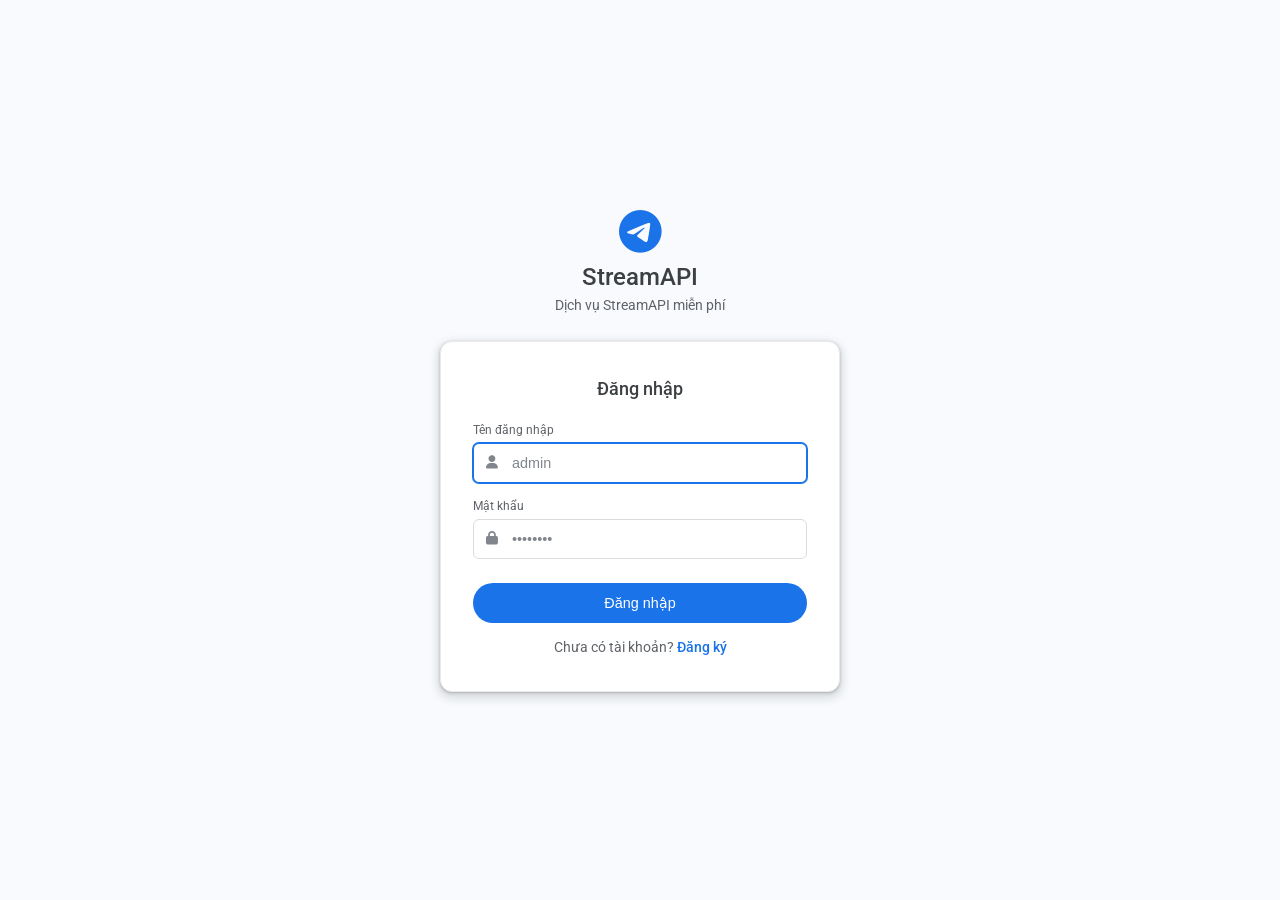
<file: templates/login.html>
<!DOCTYPE html>
<html lang="vi">
<head>
<meta charset="UTF-8">
<meta name="viewport" content="width=device-width, initial-scale=1.0">
<title>Đăng nhập StreamAPI</title>
<link rel="preconnect" href="https://fonts.gstatic.com">
<link href="https://fonts.googleapis.com/css2?family=Google+Sans:wght@400;500;700&family=Roboto:wght@400;500;700&display=swap" rel="stylesheet">
<link rel="stylesheet" href="https://cdnjs.cloudflare.com/ajax/libs/font-awesome/6.5.0/css/all.min.css">
<style>
:root{
  --bg:#ffffff;
  --bg-sidebar:#f8fafd;
  --border:#e8eaed;
  --border-strong:#dadce0;
  --text-primary:#3c4043;
  --text-secondary:#5f6368;
  --text-tertiary:#80868b;
  --blue:#1a73e8;
  --blue-hover:#1765cc;
  --red:#d93025;
  --red-bg:#fce8e6;
  --shadow-1:0 1px 2px 0 rgba(60,64,67,.3), 0 1px 3px 1px rgba(60,64,67,.15);
  --shadow-2:0 1px 3px 0 rgba(60,64,67,.3), 0 4px 8px 3px rgba(60,64,67,.15);
  --font-display:'Google Sans','Roboto',Arial,sans-serif;
  --font-body:'Roboto',Arial,sans-serif;
}
*{box-sizing:border-box}
html,body{margin:0;padding:0}
body{
  background:var(--bg-sidebar);
  color:var(--text-primary);
  font-family:var(--font-body);
  min-height:100vh;
  display:flex;
  align-items:center;
  justify-content:center;
  -webkit-font-smoothing:antialiased;
  padding:16px;
}
.auth-wrap{width:100%;max-width:400px}
.auth-brand{text-align:center;margin-bottom:28px}
.auth-brand i{font-size:2.75rem;color:var(--blue);margin-bottom:10px;display:block}
.auth-brand h1{
  font-family:var(--font-display);
  font-size:1.5rem;
  font-weight:500;
  color:var(--text-primary);
  margin:0;
}
.auth-brand p{font-size:.85rem;color:var(--text-secondary);margin:6px 0 0}

.auth-card{
  background:#fff;
  border:1px solid var(--border);
  border-radius:12px;
  padding:36px 32px;
  box-shadow:var(--shadow-2);
}
.auth-card h2{
  font-family:var(--font-display);
  font-size:1.15rem;
  font-weight:500;
  text-align:center;
  margin:0 0 24px;
  color:var(--text-primary);
}

.error-box{
  background:var(--red-bg);
  border:1px solid #f6c7c3;
  color:var(--red);
  font-size:.85rem;
  border-radius:8px;
  padding:11px 14px;
  margin-bottom:16px;
}

.field{margin-bottom:16px}
.field label{
  font-size:.75rem;
  color:var(--text-secondary);
  display:block;
  margin-bottom:6px;
}
.field-wrap{position:relative}
.field-wrap i{
  position:absolute;left:13px;top:50%;
  transform:translateY(-50%);
  color:var(--text-tertiary);
  font-size:.85rem;
}
.field-wrap input{
  width:100%;
  background:#fff;
  border:1px solid var(--border-strong);
  border-radius:6px;
  padding:11px 14px 11px 38px;
  font-size:.9rem;
  color:var(--text-primary);
  outline:none;
  transition:border-color .15s, box-shadow .15s;
}
.field-wrap input:focus{border-color:var(--blue);box-shadow:0 0 0 1px var(--blue)}
.field-wrap input::placeholder{color:var(--text-tertiary)}

.btn-submit{
  width:100%;
  background:var(--blue);
  color:#fff;
  border:none;
  border-radius:24px;
  padding:12px;
  font-size:.9rem;
  font-weight:500;
  cursor:pointer;
  transition:background .15s;
}
.btn-submit:hover{background:var(--blue-hover)}
.btn-submit:disabled{opacity:.6;cursor:default}
.hidden{display:none !important}
</style>
</head>
<body>
<div class="auth-wrap">
  <div class="auth-brand">
    <i class="fa-brands fa-telegram"></i>
    <h1>StreamAPI</h1>
    <p>Dịch vụ StreamAPI miễn phí</p>
  </div>

  <div class="auth-card">
    <h2>Đăng nhập</h2>

    <div id="errorMsg" class="error-box hidden"></div>

    <div class="field">
      <label>Tên đăng nhập</label>
      <div class="field-wrap">
        <i class="fa fa-user"></i>
        <input id="username" type="text" placeholder="admin" autofocus
          onkeydown="if(event.key==='Enter') login()">
      </div>
    </div>
    <div class="field" style="margin-bottom:24px">
      <label>Mật khẩu</label>
      <div class="field-wrap">
        <i class="fa fa-lock"></i>
        <input id="password" type="password" placeholder="••••••••"
          onkeydown="if(event.key==='Enter') login()">
      </div>
    </div>
    <button onclick="login()" id="loginBtn" class="btn-submit">Đăng nhập</button>
    <div style="text-align:center;margin-top:16px;font-size:.85rem;color:var(--text-secondary)">
      Chưa có tài khoản? <a href="/register" style="color:var(--blue);text-decoration:none;font-weight:500">Đăng ký</a>
    </div>
  </div>
</div>

<script>
async function login() {
  const username = document.getElementById('username').value.trim();
  const password = document.getElementById('password').value;
  const btn = document.getElementById('loginBtn');
  const errEl = document.getElementById('errorMsg');

  if (!username || !password) return;

  btn.disabled = true;
  btn.textContent = 'Đang đăng nhập...';
  errEl.classList.add('hidden');

  try {
    const form = new FormData();
    form.append('username', username);
    form.append('password', password);

    const res = await fetch('/login', { method: 'POST', body: form });
    const data = await res.json();

    if (res.ok) {
      window.location.href = '/';
    } else {
      errEl.textContent = data.error || 'Đăng nhập thất bại';
      errEl.classList.remove('hidden');
    }
  } finally {
    btn.disabled = false;
    btn.textContent = 'Đăng nhập';
  }
}
</script>
</body>
</html>
</file>
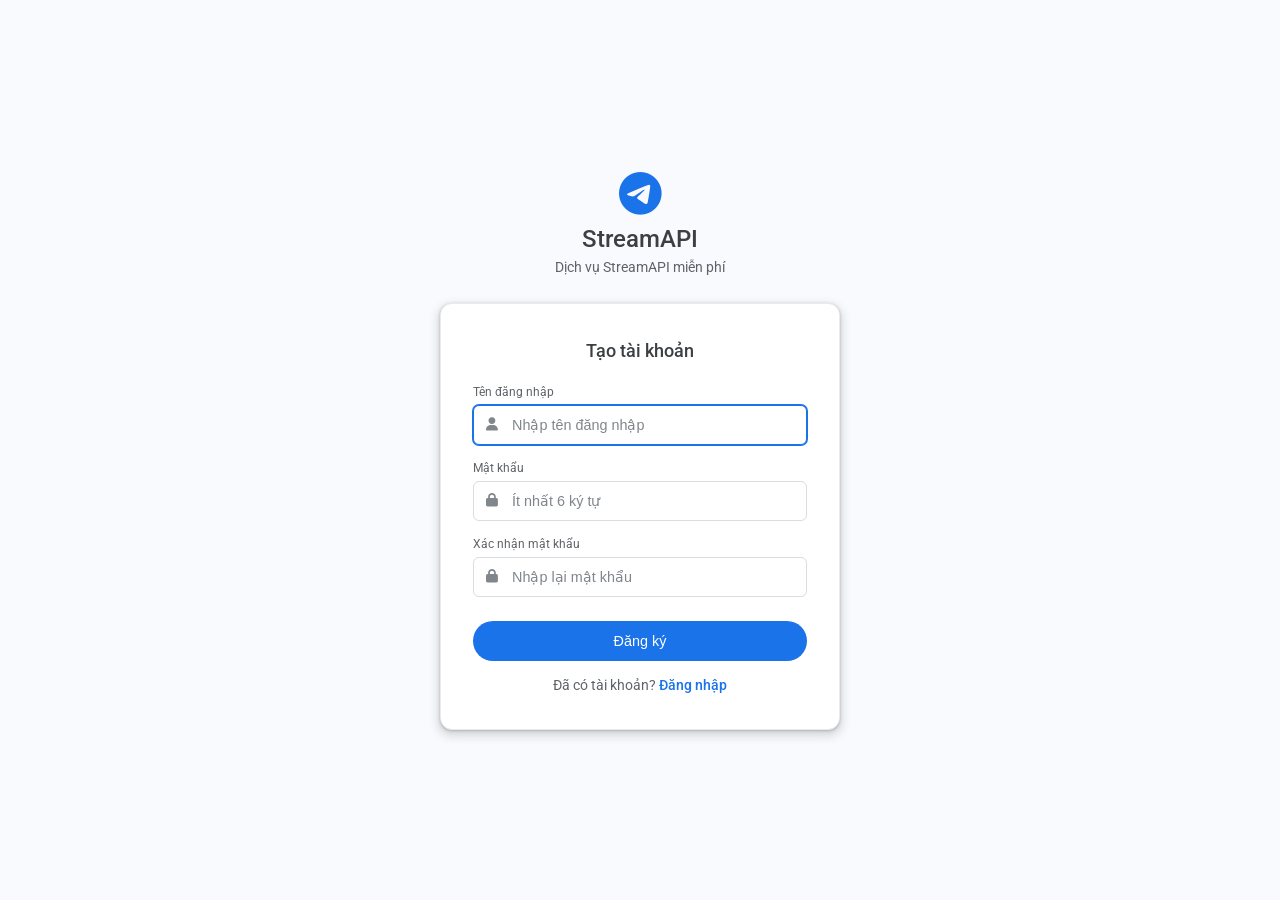
<file: templates/register.html>
<!DOCTYPE html>
<html lang="vi">
<head>
<meta charset="UTF-8">
<meta name="viewport" content="width=device-width, initial-scale=1.0">
<title>Đăng ký StreamAPI</title>
<link rel="preconnect" href="https://fonts.gstatic.com">
<link href="https://fonts.googleapis.com/css2?family=Google+Sans:wght@400;500;700&family=Roboto:wght@400;500;700&display=swap" rel="stylesheet">
<link rel="stylesheet" href="https://cdnjs.cloudflare.com/ajax/libs/font-awesome/6.5.0/css/all.min.css">
<style>
:root{
  --bg:#ffffff;
  --bg-sidebar:#f8fafd;
  --border:#e8eaed;
  --border-strong:#dadce0;
  --text-primary:#3c4043;
  --text-secondary:#5f6368;
  --text-tertiary:#80868b;
  --blue:#1a73e8;
  --blue-hover:#1765cc;
  --red:#d93025;
  --red-bg:#fce8e6;
  --green:#1e8e3e;
  --green-bg:#e6f4ea;
  --shadow-1:0 1px 2px 0 rgba(60,64,67,.3), 0 1px 3px 1px rgba(60,64,67,.15);
  --shadow-2:0 1px 3px 0 rgba(60,64,67,.3), 0 4px 8px 3px rgba(60,64,67,.15);
  --font-display:'Google Sans','Roboto',Arial,sans-serif;
  --font-body:'Roboto',Arial,sans-serif;
}
*{box-sizing:border-box}
html,body{margin:0;padding:0}
body{
  background:var(--bg-sidebar);
  color:var(--text-primary);
  font-family:var(--font-body);
  min-height:100vh;
  display:flex;
  align-items:center;
  justify-content:center;
  -webkit-font-smoothing:antialiased;
  padding:16px;
}
.auth-wrap{width:100%;max-width:400px}
.auth-brand{text-align:center;margin-bottom:28px}
.auth-brand i{font-size:2.75rem;color:var(--blue);margin-bottom:10px;display:block}
.auth-brand h1{
  font-family:var(--font-display);
  font-size:1.5rem;
  font-weight:500;
  color:var(--text-primary);
  margin:0;
}
.auth-brand p{font-size:.85rem;color:var(--text-secondary);margin:6px 0 0}

.auth-card{
  background:#fff;
  border:1px solid var(--border);
  border-radius:12px;
  padding:36px 32px;
  box-shadow:var(--shadow-2);
}
.auth-card h2{
  font-family:var(--font-display);
  font-size:1.15rem;
  font-weight:500;
  text-align:center;
  margin:0 0 24px;
  color:var(--text-primary);
}

.error-box{
  background:var(--red-bg);
  border:1px solid #f6c7c3;
  color:var(--red);
  font-size:.85rem;
  border-radius:8px;
  padding:11px 14px;
  margin-bottom:16px;
}
.success-box{
  background:var(--green-bg);
  border:1px solid #b7dfbf;
  color:var(--green);
  font-size:.85rem;
  border-radius:8px;
  padding:11px 14px;
  margin-bottom:16px;
}

.field{margin-bottom:16px}
.field label{
  font-size:.75rem;
  color:var(--text-secondary);
  display:block;
  margin-bottom:6px;
}
.field-wrap{position:relative}
.field-wrap i{
  position:absolute;left:13px;top:50%;
  transform:translateY(-50%);
  color:var(--text-tertiary);
  font-size:.85rem;
}
.field-wrap input{
  width:100%;
  background:#fff;
  border:1px solid var(--border-strong);
  border-radius:6px;
  padding:11px 14px 11px 38px;
  font-size:.9rem;
  color:var(--text-primary);
  outline:none;
  transition:border-color .15s, box-shadow .15s;
}
.field-wrap input:focus{border-color:var(--blue);box-shadow:0 0 0 1px var(--blue)}
.field-wrap input::placeholder{color:var(--text-tertiary)}

.btn-submit{
  width:100%;
  background:var(--blue);
  color:#fff;
  border:none;
  border-radius:24px;
  padding:12px;
  font-size:.9rem;
  font-weight:500;
  cursor:pointer;
  transition:background .15s;
  margin-bottom:16px;
}
.btn-submit:hover{background:var(--blue-hover)}
.btn-submit:disabled{opacity:.6;cursor:default}

.login-link{
  text-align:center;
  font-size:.85rem;
  color:var(--text-secondary);
}
.login-link a{
  color:var(--blue);
  text-decoration:none;
  font-weight:500;
}
.login-link a:hover{text-decoration:underline}

.hidden{display:none !important}
</style>
</head>
<body>
<div class="auth-wrap">
  <div class="auth-brand">
    <i class="fa-brands fa-telegram"></i>
    <h1>StreamAPI</h1>
    <p>Dịch vụ StreamAPI miễn phí</p>
  </div>

  <div class="auth-card">
    <h2>Tạo tài khoản</h2>

    <div id="errorMsg" class="error-box hidden"></div>
    <div id="successMsg" class="success-box hidden"></div>

    <div class="field">
      <label>Tên đăng nhập</label>
      <div class="field-wrap">
        <i class="fa fa-user"></i>
        <input id="username" type="text" placeholder="Nhập tên đăng nhập" autofocus
          onkeydown="if(event.key==='Enter') register()">
      </div>
    </div>
    <div class="field">
      <label>Mật khẩu</label>
      <div class="field-wrap">
        <i class="fa fa-lock"></i>
        <input id="password" type="password" placeholder="Ít nhất 6 ký tự"
          onkeydown="if(event.key==='Enter') register()">
      </div>
    </div>
    <div class="field" style="margin-bottom:24px">
      <label>Xác nhận mật khẩu</label>
      <div class="field-wrap">
        <i class="fa fa-lock"></i>
        <input id="confirm" type="password" placeholder="Nhập lại mật khẩu"
          onkeydown="if(event.key==='Enter') register()">
      </div>
    </div>

    <button onclick="register()" id="registerBtn" class="btn-submit">Đăng ký</button>
    <div class="login-link">Đã có tài khoản? <a href="/login">Đăng nhập</a></div>
  </div>
</div>

<script>
async function register() {
  const username = document.getElementById('username').value.trim();
  const password = document.getElementById('password').value;
  const confirm  = document.getElementById('confirm').value;
  const btn      = document.getElementById('registerBtn');
  const errEl    = document.getElementById('errorMsg');
  const okEl     = document.getElementById('successMsg');

  errEl.classList.add('hidden');
  okEl.classList.add('hidden');

  if (!username || !password || !confirm) {
    errEl.textContent = 'Vui lòng điền đầy đủ thông tin';
    errEl.classList.remove('hidden');
    return;
  }
  if (password.length < 6) {
    errEl.textContent = 'Mật khẩu phải có ít nhất 6 ký tự';
    errEl.classList.remove('hidden');
    return;
  }
  if (password !== confirm) {
    errEl.textContent = 'Mật khẩu xác nhận không khớp';
    errEl.classList.remove('hidden');
    return;
  }

  btn.disabled = true;
  btn.textContent = 'Đang đăng ký...';

  try {
    const form = new FormData();
    form.append('username', username);
    form.append('password', password);

    const res  = await fetch('/register', { method: 'POST', body: form });
    const data = await res.json();

    if (res.ok) {
      okEl.textContent = 'Đăng ký thành công! Đang chuyển hướng...';
      okEl.classList.remove('hidden');
      setTimeout(() => window.location.href = '/login', 1500);
    } else {
      errEl.textContent = data.error || 'Đăng ký thất bại';
      errEl.classList.remove('hidden');
    }
  } finally {
    btn.disabled = false;
    btn.textContent = 'Đăng ký';
  }
}
</script>
</body>
</html>
</file>
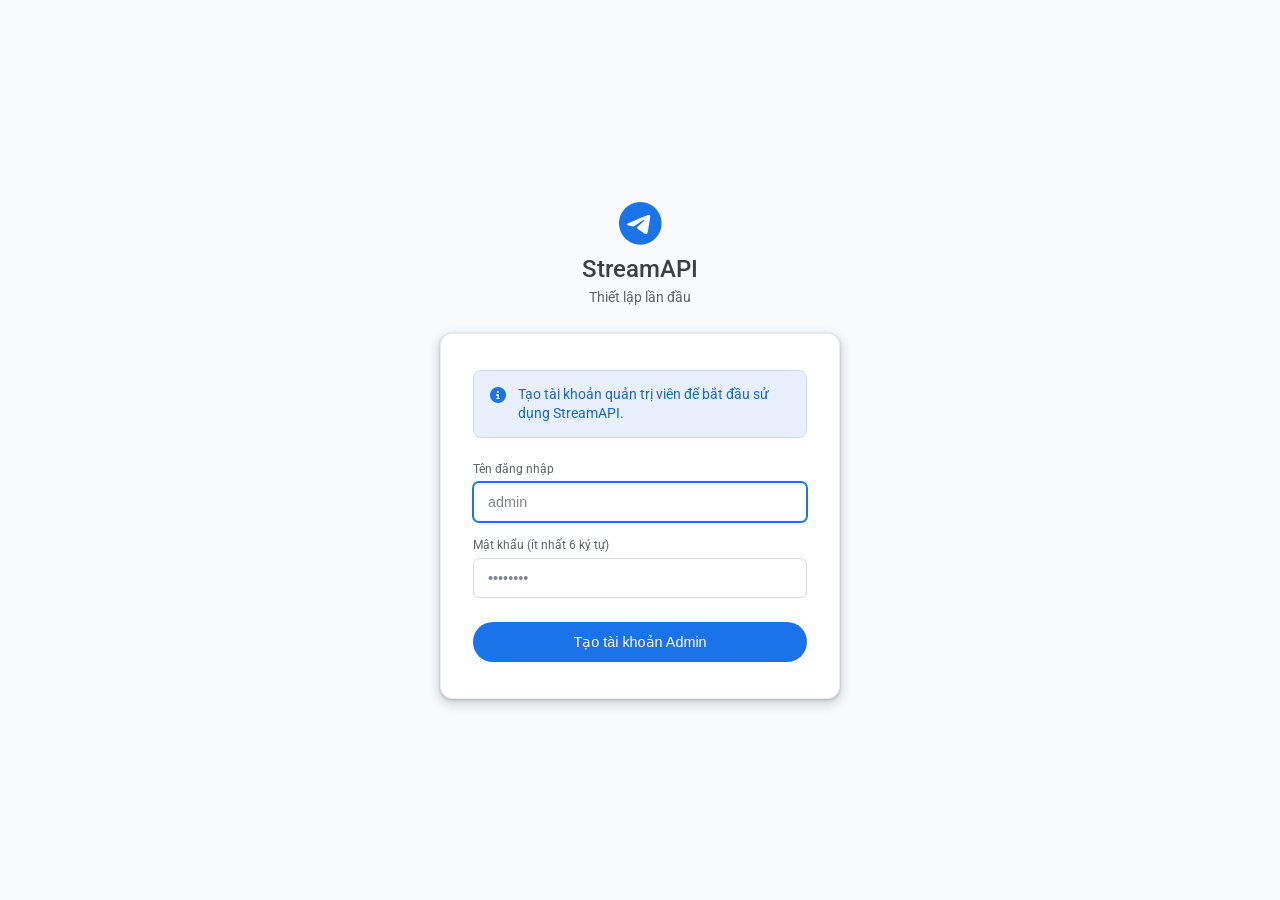
<file: templates/setup.html>
<!DOCTYPE html>
<html lang="vi">
<head>
<meta charset="UTF-8">
<meta name="viewport" content="width=device-width, initial-scale=1.0">
<title>Thiết lập StreamAPI</title>
<link rel="preconnect" href="https://fonts.gstatic.com">
<link href="https://fonts.googleapis.com/css2?family=Google+Sans:wght@400;500;700&family=Roboto:wght@400;500;700&display=swap" rel="stylesheet">
<link rel="stylesheet" href="https://cdnjs.cloudflare.com/ajax/libs/font-awesome/6.5.0/css/all.min.css">
<style>
:root{
  --bg:#ffffff;
  --bg-sidebar:#f8fafd;
  --border:#e8eaed;
  --border-strong:#dadce0;
  --text-primary:#3c4043;
  --text-secondary:#5f6368;
  --text-tertiary:#80868b;
  --blue:#1a73e8;
  --blue-hover:#1765cc;
  --blue-light:#e8f0fe;
  --red:#d93025;
  --red-bg:#fce8e6;
  --shadow-1:0 1px 2px 0 rgba(60,64,67,.3), 0 1px 3px 1px rgba(60,64,67,.15);
  --shadow-2:0 1px 3px 0 rgba(60,64,67,.3), 0 4px 8px 3px rgba(60,64,67,.15);
  --font-display:'Google Sans','Roboto',Arial,sans-serif;
  --font-body:'Roboto',Arial,sans-serif;
}
*{box-sizing:border-box}
html,body{margin:0;padding:0}
body{
  background:var(--bg-sidebar);
  color:var(--text-primary);
  font-family:var(--font-body);
  min-height:100vh;
  display:flex;
  align-items:center;
  justify-content:center;
  -webkit-font-smoothing:antialiased;
  padding:16px;
}
.auth-wrap{width:100%;max-width:400px}
.auth-brand{text-align:center;margin-bottom:28px}
.auth-brand i{font-size:2.75rem;color:var(--blue);margin-bottom:10px;display:block}
.auth-brand h1{
  font-family:var(--font-display);
  font-size:1.5rem;
  font-weight:500;
  color:var(--text-primary);
  margin:0;
}
.auth-brand p{font-size:.85rem;color:var(--text-secondary);margin:6px 0 0}

.auth-card{
  background:#fff;
  border:1px solid var(--border);
  border-radius:12px;
  padding:36px 32px;
  box-shadow:var(--shadow-2);
}

.info-box{
  display:flex;
  align-items:flex-start;
  gap:12px;
  background:var(--blue-light);
  border:1px solid #c6dafc;
  border-radius:8px;
  padding:14px 16px;
  margin-bottom:24px;
}
.info-box i{color:var(--blue);margin-top:2px}
.info-box p{font-size:.85rem;color:#1967d2;margin:0;line-height:1.4}

.error-box{
  background:var(--red-bg);
  border:1px solid #f6c7c3;
  color:var(--red);
  font-size:.85rem;
  border-radius:8px;
  padding:11px 14px;
  margin-bottom:16px;
}

.field{margin-bottom:16px}
.field label{
  font-size:.75rem;
  color:var(--text-secondary);
  display:block;
  margin-bottom:6px;
}
.field input{
  width:100%;
  background:#fff;
  border:1px solid var(--border-strong);
  border-radius:6px;
  padding:11px 14px;
  font-size:.9rem;
  color:var(--text-primary);
  outline:none;
  transition:border-color .15s, box-shadow .15s;
}
.field input:focus{border-color:var(--blue);box-shadow:0 0 0 1px var(--blue)}
.field input::placeholder{color:var(--text-tertiary)}

.btn-submit{
  width:100%;
  background:var(--blue);
  color:#fff;
  border:none;
  border-radius:24px;
  padding:12px;
  font-size:.9rem;
  font-weight:500;
  cursor:pointer;
  transition:background .15s;
}
.btn-submit:hover{background:var(--blue-hover)}
.btn-submit:disabled{opacity:.6;cursor:default}
.hidden{display:none !important}
</style>
</head>
<body>
<div class="auth-wrap">
  <div class="auth-brand">
    <i class="fa-brands fa-telegram"></i>
    <h1>StreamAPI</h1>
    <p>Thiết lập lần đầu</p>
  </div>

  <div class="auth-card">
    <div class="info-box">
      <i class="fa fa-circle-info"></i>
      <p>Tạo tài khoản quản trị viên để bắt đầu sử dụng StreamAPI.</p>
    </div>

    <div id="errorMsg" class="error-box hidden"></div>

    <div class="field">
      <label>Tên đăng nhập</label>
      <input id="username" type="text" placeholder="admin" autofocus>
    </div>
    <div class="field" style="margin-bottom:24px">
      <label>Mật khẩu (ít nhất 6 ký tự)</label>
      <input id="password" type="password" placeholder="••••••••">
    </div>
    <button onclick="setup()" id="setupBtn" class="btn-submit">Tạo tài khoản Admin</button>
  </div>
</div>

<script>
async function setup() {
  const username = document.getElementById('username').value.trim();
  const password = document.getElementById('password').value;
  const btn = document.getElementById('setupBtn');
  const errEl = document.getElementById('errorMsg');

  btn.disabled = true;
  errEl.classList.add('hidden');

  try {
    const form = new FormData();
    form.append('username', username);
    form.append('password', password);

    const res = await fetch('/setup', { method: 'POST', body: form });
    const data = await res.json();

    if (res.ok) {
      window.location.href = '/login';
    } else {
      errEl.textContent = data.error || 'Lỗi tạo tài khoản';
      errEl.classList.remove('hidden');
    }
  } finally {
    btn.disabled = false;
  }
}
</script>
</body>
</html>
</file>
